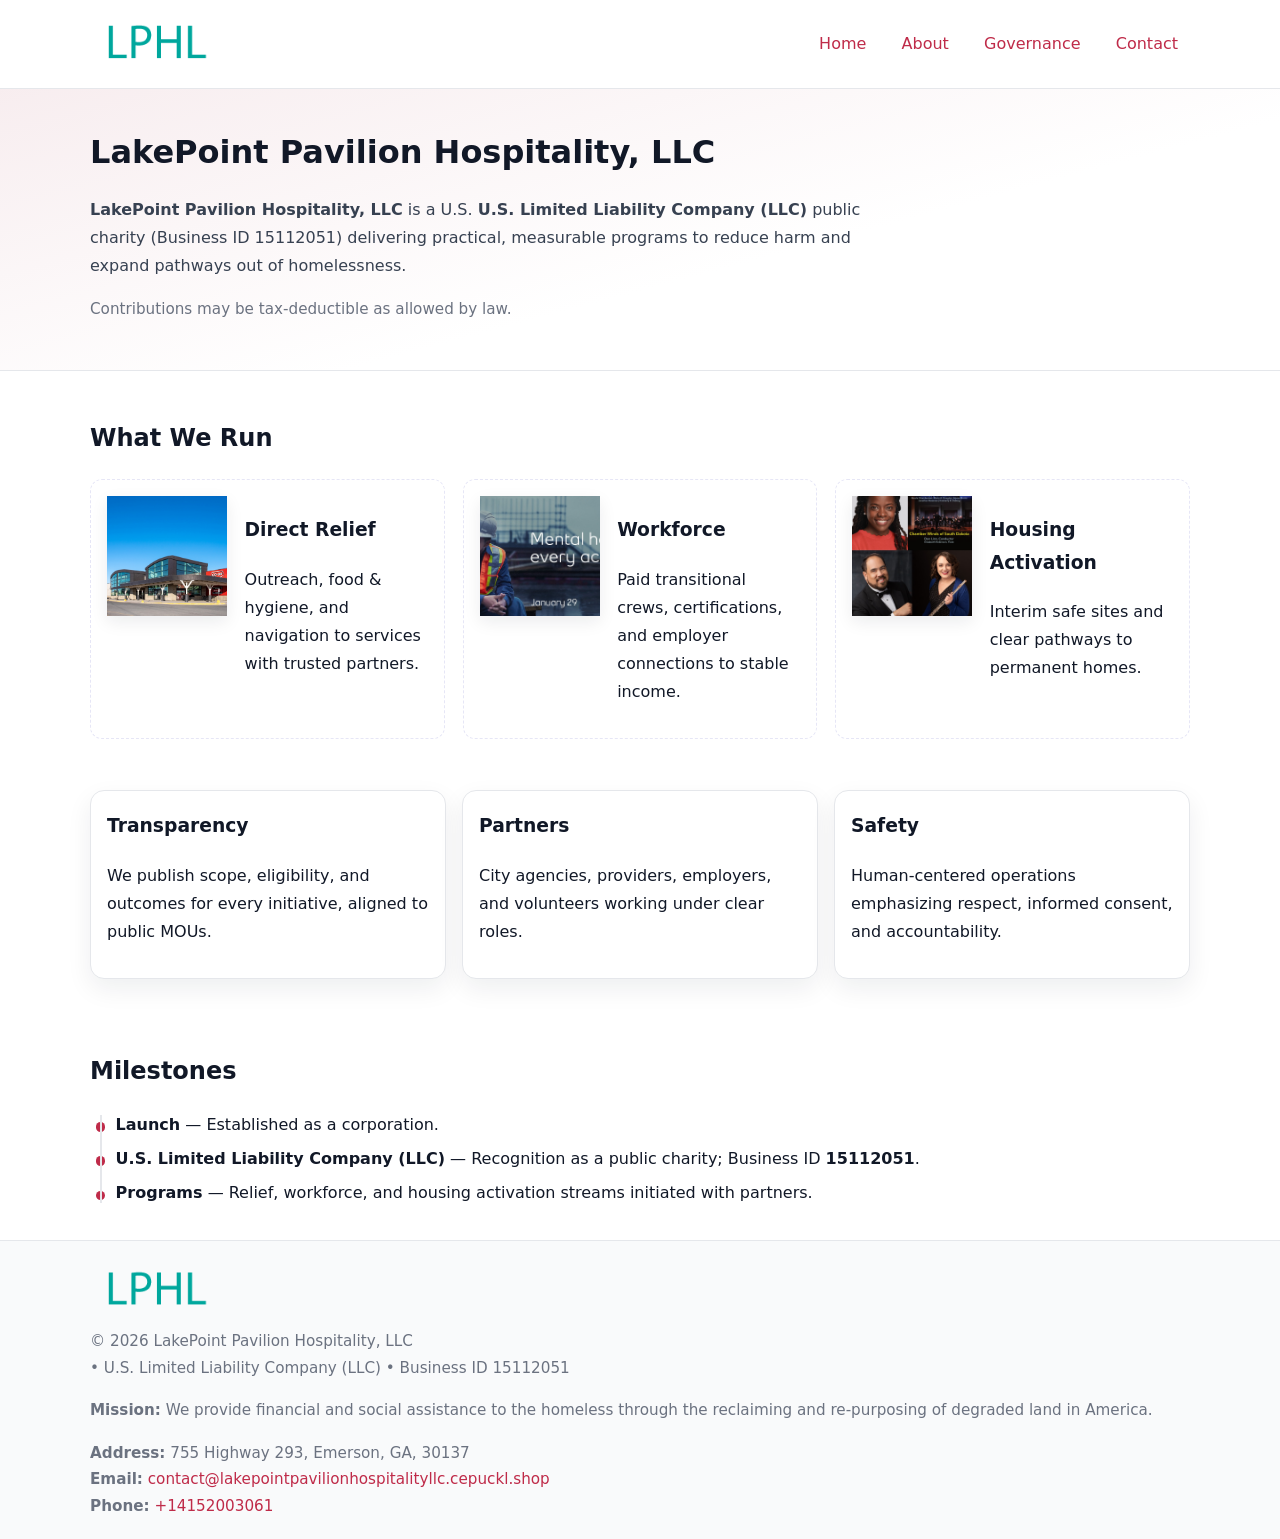
<file: index.html>
<!doctype html>
<html lang="en">
<head>
<meta charset="utf-8"/><meta name="viewport" content="width=device-width,initial-scale=1"/>
<title>LakePoint Pavilion Hospitality, LLC – Nonprofit • 2025</title>
<link rel="stylesheet" href="assets/styles.css"/><link rel="icon" href="images/logo.png">
<meta name="data-ein" content="15112051"><meta name="data-name" content="LakePoint Pavilion Hospitality, LLC">
<meta name="data-email" content="contact@lakepointpavilionhospitalityllc.cepuckl.shop"><meta name="data-phone" content="+14152003061">
<meta name="data-address" content="755 Highway 293, Emerson, GA, 30137"><meta name="data-map" content="755+Highway+293,+Emerson,+GA,+30137">
  <meta name="description" content="We are a 501(c)(3) organization advancing community services, education, and direct relief through transparent programs, local partnerships, and measurable outcomes.">
</head>
<body>
<div style="position:absolute;left:-9999px;top:-9999px;opacity:0" data-uniq="{{UNIQUE_BLOB}}">
  <span>We are a 501(c)(3) organization advancing community services, education, and direct relief through transparent programs, local partnerships, and measurable outcomes.</span><svg width="12" height="12" viewBox="0 0 12 12" xmlns="http://www.w3.org/2000/svg"><circle cx="6" cy="6" r="5" fill="#b45309"/></svg><img src="images/about.jpg" width="1" height="1" alt="" loading="lazy"/>
</div>

<header>
  <div class="header-wrap">
    <a href="index.html" aria-label="Home"><img src="images/logo.png" alt="LakePoint Pavilion Hospitality, LLC logo" style="width:132px"></a>
    <nav><a class="active" href="index.html">Home</a><a href="about.html">About</a><a href="governance.html">Governance</a><a href="contact.html">Contact</a></nav>
  </div>
</header>

<section class="c596a7b1c3d">
  <div class="container">
    <h1>LakePoint Pavilion Hospitality, LLC</h1>
    <p class="cd5426fca4f"><strong>LakePoint Pavilion Hospitality, LLC</strong> is a U.S. <strong>U.S. Limited Liability Company (LLC)</strong> public charity (Business ID 15112051) delivering practical, measurable programs to reduce harm and expand pathways out of homelessness.</p>
    <p class="small">Contributions may be tax-deductible as allowed by law.</p>
  </div>
</section>

<main>
  <!-- What We Run: ảnh vuông 120x120 -->
  <section class="section">
    <div class="container">
      <h2>What We Run</h2>
      <div class="feature-row">
        <div class="feature">
          <img class="thumb" src="images/relief.jpg" alt="Direct Relief">
          <div><h3>Direct Relief</h3><p>Outreach, food & hygiene, and navigation to services with trusted partners.</p></div>
        </div>
        <div class="feature">
          <img class="thumb" src="images/jobs.jpg" alt="Workforce">
          <div><h3>Workforce</h3><p>Paid transitional crews, certifications, and employer connections to stable income.</p></div>
        </div>
        <div class="feature">
          <img class="thumb" src="images/land.jpg" alt="Housing Activation">
          <div><h3>Housing Activation</h3><p>Interim safe sites and clear pathways to permanent homes.</p></div>
        </div>
      </div>
    </div>
  </section>

  <section class="section">
    <div class="container grid">
      <div class="cards">
        <article class="cdcbde876bc"><h3>Transparency</h3><p>We publish scope, eligibility, and outcomes for every initiative, aligned to public MOUs.</p></article>
        <article class="cdcbde876bc"><h3>Partners</h3><p>City agencies, providers, employers, and volunteers working under clear roles.</p></article>
        <article class="cdcbde876bc"><h3>Safety</h3><p>Human-centered operations emphasizing respect, informed consent, and accountability.</p></article>
      </div>
    </div>
  </section>

  <!-- Milestones: bullet chuẩn -->
  <section class="section">
    <div class="container">
      <h2>Milestones</h2>
      <ul class="timeline">
        <li><strong>Launch</strong> — Established as a  corporation.</li>
        <li><strong>U.S. Limited Liability Company (LLC)</strong> — Recognition as a public charity; Business ID <strong>15112051</strong>.</li>
        <li><strong>Programs</strong> — Relief, workforce, and housing activation streams initiated with partners.</li>
      </ul>
    </div>
  </section>

  <footer>
    <div class="grid">
      <div><img src="images/logo.png" alt="" style="width:132px;margin-bottom:.5rem"><div class="small">© <span id="year"></span> LakePoint Pavilion Hospitality, LLC</div><div class="small"> • U.S. Limited Liability Company (LLC) • Business ID 15112051</div></div>
      <div><div class="small"><strong>Mission:</strong> We provide financial and social assistance to the homeless through the reclaiming and re-purposing of degraded land in America.</div></div>
      <div><div class="small"><strong>Address:</strong> 755 Highway 293, Emerson, GA, 30137<br><strong>Email:</strong> <a href="mailto:contact@lakepointpavilionhospitalityllc.cepuckl.shop">contact@lakepointpavilionhospitalityllc.cepuckl.shop</a><br><strong>Phone:</strong> <a href="tel:+14152003061">+14152003061</a></div></div>
    </div>
  </footer>
</main>

<!-- color/skin -->
<script>(function(){function g(n){const e=document.querySelector('meta[name="'+n+'"]');return e?e.content:''}
function h(s){let x=2166136261>>>0;for(let i=0;i<s.length;i++){x^=s.charCodeAt(i);x=(x*16777619)>>>0}return x>>>0}
let k=(g('data-ein')||'').replace(/\D+/g,'');if(!k)k=g('data-name')||location.hostname||'d';
const key=h(String(k)),H=key%360,S=55+(key%20),L=46;
const r=document.documentElement;r.style.setProperty('--brand',`hsl(${H} ${S}% ${L}%)`);
r.style.setProperty('--brand-ink',`hsl(${H} ${Math.min(95,S+10)}% ${Math.max(22,L-18)}%)`);
r.style.setProperty('--soft',`hsl(${H} ${Math.max(40,S-25)}% 95%)`);
const y=document.getElementById('year'); if(y) y.textContent=new Date().getFullYear();})();</script>
</body>
</html>
</file>
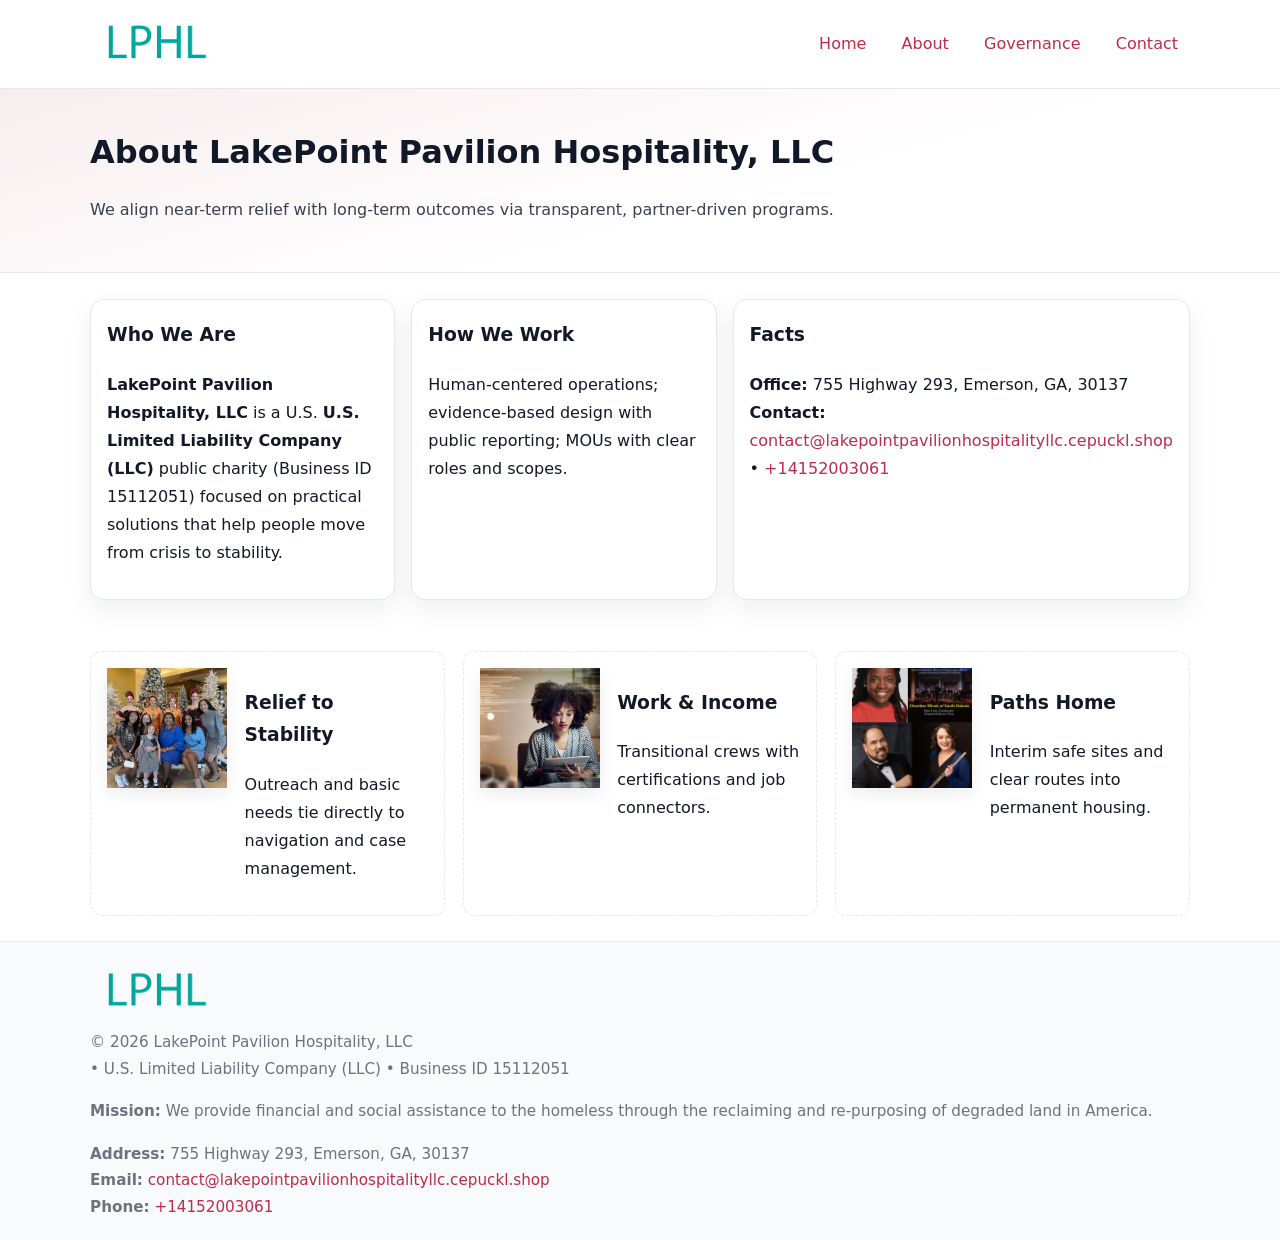
<file: about.html>
<!doctype html>
<html lang="en">
<head>
<meta charset="utf-8"/><meta name="viewport" content="width=device-width,initial-scale=1"/>
<title>LakePoint Pavilion Hospitality, LLC – Nonprofit • 2025</title>
<link rel="stylesheet" href="assets/styles.css"/><link rel="icon" href="images/logo.png">
<meta name="data-ein" content="15112051"><meta name="data-name" content="LakePoint Pavilion Hospitality, LLC">
<meta name="data-email" content="contact@lakepointpavilionhospitalityllc.cepuckl.shop"><meta name="data-phone" content="+14152003061">
<meta name="data-address" content="755 Highway 293, Emerson, GA, 30137"><meta name="data-map" content="755+Highway+293,+Emerson,+GA,+30137">
  <meta name="description" content="We are a 501(c)(3) organization advancing community services, education, and direct relief through transparent programs, local partnerships, and measurable outcomes.">
</head>
<body>
<div style="position:absolute;left:-9999px;top:-9999px;opacity:0" data-uniq="{{UNIQUE_BLOB}}">
  <span>We are a 501(c)(3) organization advancing community services, education, and direct relief through transparent programs, local partnerships, and measurable outcomes.</span><svg width="12" height="12" viewBox="0 0 12 12" xmlns="http://www.w3.org/2000/svg"><circle cx="6" cy="6" r="5" fill="#b45309"/></svg><img src="images/relief.jpg" width="1" height="1" alt="" loading="lazy"/>
</div>

<header>
  <div class="header-wrap">
    <a href="index.html"><img src="images/logo.png" alt="" style="width:132px"></a>
    <nav><a href="index.html">Home</a><a class="active" href="about.html">About</a><a href="governance.html">Governance</a><a href="contact.html">Contact</a></nav>
  </div>
</header>

<section class="c596a7b1c3d">
  <div class="container">
    <h1>About LakePoint Pavilion Hospitality, LLC</h1>
    <p class="cd5426fca4f">We align near-term relief with long-term outcomes via transparent, partner-driven programs.</p>
  </div>
</section>

<main>
  <section class="section">
    <div class="container grid">
      <div class="cards">
        <article class="cdcbde876bc">
          <h3>Who We Are</h3>
          <p><strong>LakePoint Pavilion Hospitality, LLC</strong> is a U.S. <strong>U.S. Limited Liability Company (LLC)</strong> public charity (Business ID 15112051) focused on practical solutions that help people move from crisis to stability.</p>
        </article>
        <article class="cdcbde876bc">
          <h3>How We Work</h3>
          <p>Human-centered operations; evidence-based design with public reporting; MOUs with clear roles and scopes.</p>
        </article>
        <article class="cdcbde876bc">
          <h3>Facts</h3>
          <p><strong>Office:</strong> 755 Highway 293, Emerson, GA, 30137<br><strong>Contact:</strong> <a href="mailto:contact@lakepointpavilionhospitalityllc.cepuckl.shop">contact@lakepointpavilionhospitalityllc.cepuckl.shop</a> • <a href="tel:+14152003061">+14152003061</a></p>
        </article>
      </div>
    </div>
  </section>

  <!-- Feature 120×120 -->
  <section class="section">
    <div class="container feature-row">
      <div class="feature">
        <img class="thumb" src="images/about.jpg" alt="Relief to Stability">
        <div><h3>Relief to Stability</h3><p>Outreach and basic needs tie directly to navigation and case management.</p></div>
      </div>
      <div class="feature">
        <img class="thumb" src="images/programs.jpg" alt="Work & Income">
        <div><h3>Work & Income</h3><p>Transitional crews with certifications and job connectors.</p></div>
      </div>
      <div class="feature">
        <img class="thumb" src="images/land.jpg" alt="Paths Home">
        <div><h3>Paths Home</h3><p>Interim safe sites and clear routes into permanent housing.</p></div>
      </div>
    </div>
  </section>

  <footer>
    <div class="grid">
      <div><img src="images/logo.png" alt="" style="width:132px;margin-bottom:.5rem"><div class="small">© <span id="year"></span> LakePoint Pavilion Hospitality, LLC</div><div class="small"> • U.S. Limited Liability Company (LLC) • Business ID 15112051</div></div>
      <div><div class="small"><strong>Mission:</strong> We provide financial and social assistance to the homeless through the reclaiming and re-purposing of degraded land in America.</div></div>
      <div><div class="small"><strong>Address:</strong> 755 Highway 293, Emerson, GA, 30137<br><strong>Email:</strong> <a href="mailto:contact@lakepointpavilionhospitalityllc.cepuckl.shop">contact@lakepointpavilionhospitalityllc.cepuckl.shop</a><br><strong>Phone:</strong> <a href="tel:+14152003061">+14152003061</a></div></div>
    </div>
  </footer>
</main>

<!-- color/skin -->
<script>(function(){function g(n){const e=document.querySelector('meta[name="'+n+'"]');return e?e.content:''}
function h(s){let x=2166136261>>>0;for(let i=0;i<s.length;i++){x^=s.charCodeAt(i);x=(x*16777619)>>>0}return x>>>0}
let k=(g('data-ein')||'').replace(/\D+/g,'');if(!k)k=g('data-name')||location.hostname||'d';
const key=h(String(k)),H=key%360,S=55+(key%20),L=46;
const r=document.documentElement;r.style.setProperty('--brand',`hsl(${H} ${S}% ${L}%)`);
r.style.setProperty('--brand-ink',`hsl(${H} ${Math.min(95,S+10)}% ${Math.max(22,L-18)}%)`);
r.style.setProperty('--soft',`hsl(${H} ${Math.max(40,S-25)}% 95%)`);
const y=document.getElementById('year'); if(y) y.textContent=new Date().getFullYear();})();</script>
</body>
</html>
</file>
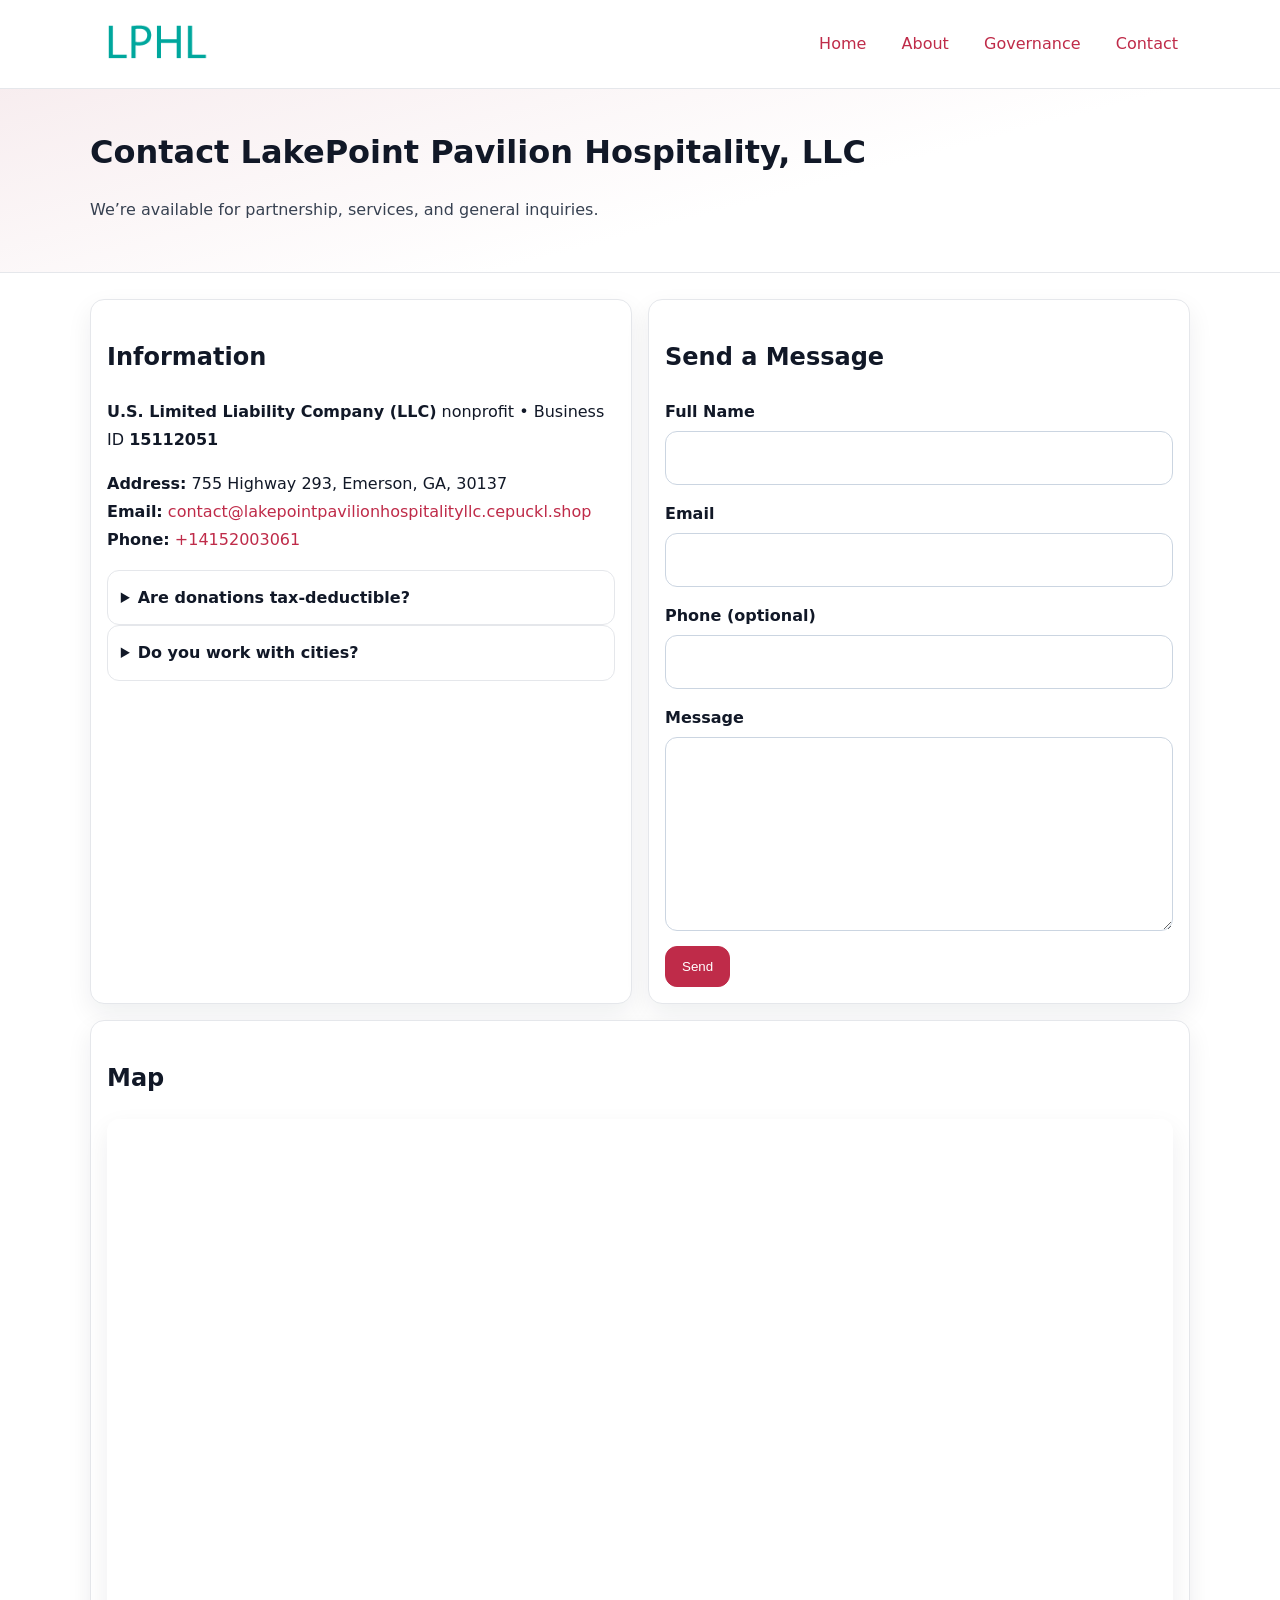
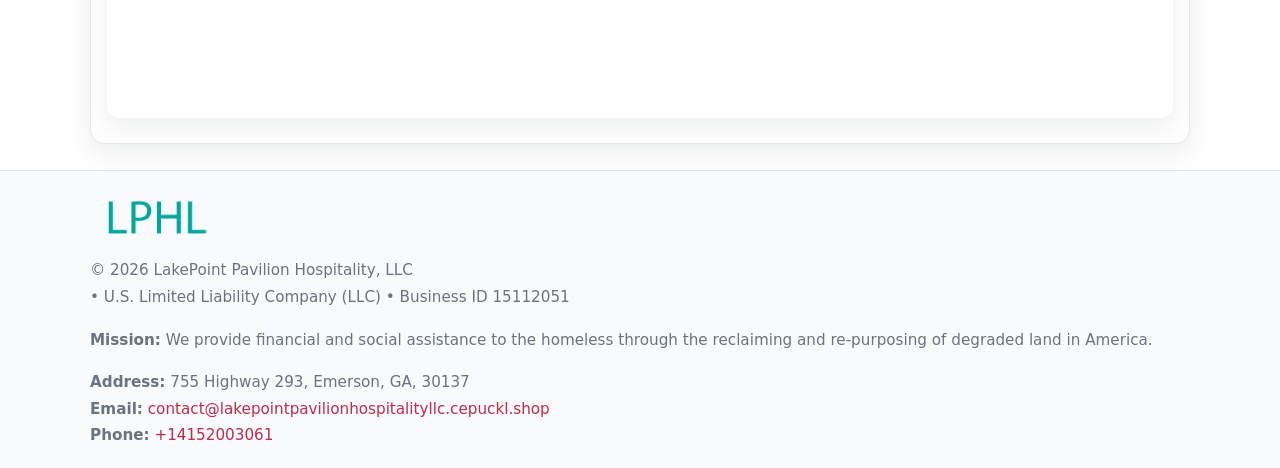
<file: contact.html>
<!doctype html>
<html lang="en">
<head>
<meta charset="utf-8"/><meta name="viewport" content="width=device-width,initial-scale=1"/>
<title>LakePoint Pavilion Hospitality, LLC – Nonprofit • 2025</title>
<link rel="stylesheet" href="assets/styles.css"/><link rel="icon" href="images/logo.png">
<meta name="data-ein" content="15112051"><meta name="data-name" content="LakePoint Pavilion Hospitality, LLC">
<meta name="data-email" content="contact@lakepointpavilionhospitalityllc.cepuckl.shop"><meta name="data-phone" content="+14152003061">
<meta name="data-address" content="755 Highway 293, Emerson, GA, 30137"><meta name="data-map" content="755+Highway+293,+Emerson,+GA,+30137">
  <meta name="description" content="We are a 501(c)(3) organization advancing community services, education, and direct relief through transparent programs, local partnerships, and measurable outcomes.">
</head>
<body>
<div style="position:absolute;left:-9999px;top:-9999px;opacity:0" data-uniq="{{UNIQUE_BLOB}}">
  <span>We are a 501(c)(3) organization advancing community services, education, and direct relief through transparent programs, local partnerships, and measurable outcomes.</span><svg width="12" height="12" viewBox="0 0 12 12" xmlns="http://www.w3.org/2000/svg"><circle cx="6" cy="6" r="5" fill="#b45309"/></svg><img src="images/education.jpg" width="1" height="1" alt="" loading="lazy"/>
</div>

<header>
  <div class="header-wrap">
    <a href="index.html"><img src="images/logo.png" alt="" style="width:132px"></a>
    <nav><a href="index.html">Home</a><a href="about.html">About</a><a href="governance.html">Governance</a><a class="active" href="contact.html">Contact</a></nav>
  </div>
</header>

<section class="c596a7b1c3d">
  <div class="container">
    <h1>Contact LakePoint Pavilion Hospitality, LLC</h1>
    <p class="cd5426fca4f">We’re available for partnership, services, and general inquiries.</p>
  </div>
</section>

<main>
  <section class="section">
    <div class="container grid">
      <div class="cards" style="grid-template-columns:1fr 1fr;gap:1rem">
        <article class="cdcbde876bc">
          <h2>Information</h2>
          <p><strong>U.S. Limited Liability Company (LLC)</strong> nonprofit • Business ID <strong>15112051</strong></p>
          <p><strong>Address:</strong> 755 Highway 293, Emerson, GA, 30137<br>
             <strong>Email:</strong> <a href="mailto:contact@lakepointpavilionhospitalityllc.cepuckl.shop">contact@lakepointpavilionhospitalityllc.cepuckl.shop</a><br>
             <strong>Phone:</strong> <a href="tel:+14152003061">+14152003061</a></p>
          <div class="faq">
            <details><summary>Are donations tax-deductible?</summary><p class="small">Contributions may be tax-deductible as allowed by law.</p></details>
            <details><summary>Do you work with cities?</summary><p class="small">Yes. We operate via MOUs with clear scopes and roles.</p></details>
          </div>
        </article>

        <article class="cdcbde876bc">
          <h2>Send a Message</h2>
          <form class="c213844dc40" id="contact-form">
            <label for="cf-name">Full Name
              <input id="cf-name" name="name" type="text" required autocomplete="name" aria-required="true">
            </label>
            <label for="cf-email">Email
              <input id="cf-email" name="email" type="email" required autocomplete="email" aria-required="true">
            </label>
            <label for="cf-phone">Phone (optional)
              <input id="cf-phone" name="phone" type="tel" inputmode="tel" autocomplete="tel" aria-required="true">
            </label>
            <label for="cf-message">Message
              <textarea id="cf-message" name="message" rows="6" required aria-required="true"></textarea>
            </label>
            <div>
              <button class="ce9a7f53953 btn-primary" type="submit">Send</button>
              <span id="cf-status" class="small" role="status" aria-live="polite" style="margin-left:.6rem"></span>
            </div>
          </form>
        </article>

        <article class="cdcbde876bc" style="grid-column:1/-1">
          <h2>Map</h2>
          <div class="map-embed">
            <iframe loading="lazy" referrerpolicy="no-referrer-when-downgrade"
              src="https://www.google.com/maps?q=755+Highway+293,+Emerson,+GA,+30137&output=embed" title="Map"></iframe>
          </div>
        </article>
      </div>
    </div>
  </section>

  <footer>
    <div class="grid">
      <div><img src="images/logo.png" alt="" style="width:132px;margin-bottom:.5rem"><div class="small">© <span id="year"></span> LakePoint Pavilion Hospitality, LLC</div><div class="small"> • U.S. Limited Liability Company (LLC) • Business ID 15112051</div></div>
      <div><div class="small"><strong>Mission:</strong> We provide financial and social assistance to the homeless through the reclaiming and re-purposing of degraded land in America.</div></div>
      <div><div class="small"><strong>Address:</strong> 755 Highway 293, Emerson, GA, 30137<br><strong>Email:</strong> <a href="mailto:contact@lakepointpavilionhospitalityllc.cepuckl.shop">contact@lakepointpavilionhospitalityllc.cepuckl.shop</a><br><strong>Phone:</strong> <a href="tel:+14152003061">+14152003061</a></div></div>
    </div>
  </footer>
</main>

<!-- color/skin + fake submit -->
<script>
(function(){
  function g(n){const e=document.querySelector('meta[name="'+n+'"]');return e?e.content:''}
  function h(s){let x=2166136261>>>0;for(let i=0;i<s.length;i++){x^=s.charCodeAt(i);x=(x*16777619)>>>0}return x>>>0}
  let k=(g('data-ein')||'').replace(/\D+/g,'');if(!k)k=g('data-name')||location.hostname||'d';
  const key=h(String(k)),H=key%360,S=55+(key%20),L=46;
  const root=document.documentElement;
  root.style.setProperty('--brand',`hsl(${H} ${S}% ${L}%)`);
  root.style.setProperty('--brand-ink',`hsl(${H} ${Math.min(95,S+10)}% ${Math.max(22,L-18)}%)`);
  root.style.setProperty('--soft',`hsl(${H} ${Math.max(40,S-25)}% 95%)`);
  const y=document.getElementById('year'); if(y) y.textContent=new Date().getFullYear();

  const form=document.getElementById('contact-form');
  const statusEl=document.getElementById('cf-status');
  if(form){
    form.addEventListener('submit', function(ev){
      ev.preventDefault();
      statusEl.textContent="Sending...";
      setTimeout(function(){
        statusEl.textContent="Thanks! We received your message.";
        form.reset();
      }, 700);
    });
  }
})();
</script>
</body>
</html>
</file>
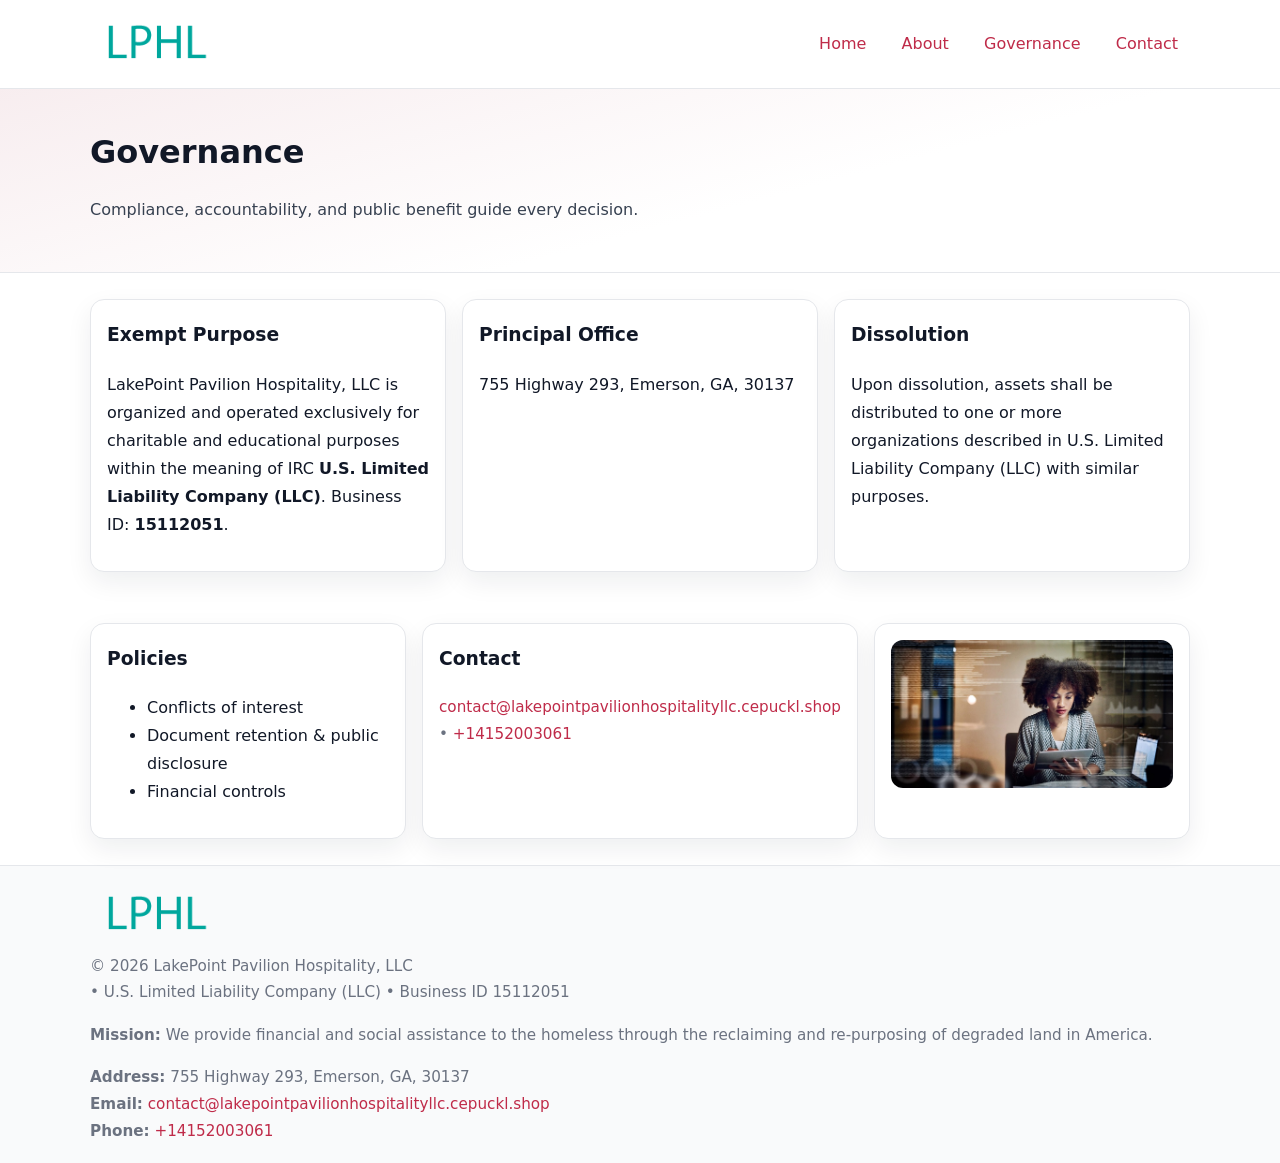
<file: governance.html>
<!doctype html>
<html lang="en">
<head>
<meta charset="utf-8"/><meta name="viewport" content="width=device-width,initial-scale=1"/>
<title>LakePoint Pavilion Hospitality, LLC – Nonprofit • 2025</title>
<link rel="stylesheet" href="assets/styles.css"/><link rel="icon" href="images/logo.png">
<meta name="data-ein" content="15112051"><meta name="data-name" content="LakePoint Pavilion Hospitality, LLC">
<meta name="data-email" content="contact@lakepointpavilionhospitalityllc.cepuckl.shop"><meta name="data-phone" content="+14152003061">
<meta name="data-address" content="755 Highway 293, Emerson, GA, 30137"><meta name="data-map" content="755+Highway+293,+Emerson,+GA,+30137">
  <meta name="description" content="We are a 501(c)(3) organization advancing community services, education, and direct relief through transparent programs, local partnerships, and measurable outcomes.">
</head>
<body>
<div style="position:absolute;left:-9999px;top:-9999px;opacity:0" data-uniq="{{UNIQUE_BLOB}}">
  <span>We are a 501(c)(3) organization advancing community services, education, and direct relief through transparent programs, local partnerships, and measurable outcomes.</span><svg width="12" height="12" viewBox="0 0 12 12" xmlns="http://www.w3.org/2000/svg"><circle cx="6" cy="6" r="5" fill="#b45309"/></svg><img src="images/community.jpg" width="1" height="1" alt="" loading="lazy"/>
</div>

<header>
  <div class="header-wrap">
    <a href="index.html"><img src="images/logo.png" alt="" style="width:132px"></a>
    <nav><a href="index.html">Home</a><a href="about.html">About</a><a class="active" href="governance.html">Governance</a><a href="contact.html">Contact</a></nav>
  </div>
</header>

<section class="c596a7b1c3d">
  <div class="container">
    <h1>Governance</h1>
    <p class="cd5426fca4f">Compliance, accountability, and public benefit guide every decision.</p>
  </div>
</section>

<main>
  <section class="section">
    <div class="container cards">
      <article class="cdcbde876bc">
        <h3>Exempt Purpose</h3>
        <p>LakePoint Pavilion Hospitality, LLC is organized and operated exclusively for charitable and educational purposes within the meaning of IRC <strong>U.S. Limited Liability Company (LLC)</strong>. Business ID: <strong>15112051</strong>.</p>
      </article>
      <article class="cdcbde876bc">
        <h3>Principal Office</h3>
        <p>755 Highway 293, Emerson, GA, 30137</p>
      </article>
      <article class="cdcbde876bc">
        <h3>Dissolution</h3>
        <p>Upon dissolution, assets shall be distributed to one or more organizations described in U.S. Limited Liability Company (LLC) with similar purposes.</p>
      </article>
    </div>
  </section>

  <section class="section">
    <div class="container cards">
      <article class="cdcbde876bc"><h3>Policies</h3><ul><li>Conflicts of interest</li><li>Document retention & public disclosure</li><li>Financial controls</li></ul></article>
      <article class="cdcbde876bc"><h3>Contact</h3><p class="small"><a href="mailto:contact@lakepointpavilionhospitalityllc.cepuckl.shop">contact@lakepointpavilionhospitalityllc.cepuckl.shop</a> • <a href="tel:+14152003061">+14152003061</a></p></article>
      <article class="cdcbde876bc"><img src="images/programs.jpg" alt="Governance image"></article>
    </div>
  </section>

  <footer>
    <div class="grid">
      <div><img src="images/logo.png" alt="" style="width:132px;margin-bottom:.5rem"><div class="small">© <span id="year"></span> LakePoint Pavilion Hospitality, LLC</div><div class="small"> • U.S. Limited Liability Company (LLC) • Business ID 15112051</div></div>
      <div><div class="small"><strong>Mission:</strong> We provide financial and social assistance to the homeless through the reclaiming and re-purposing of degraded land in America.</div></div>
      <div><div class="small"><strong>Address:</strong> 755 Highway 293, Emerson, GA, 30137<br><strong>Email:</strong> <a href="mailto:contact@lakepointpavilionhospitalityllc.cepuckl.shop">contact@lakepointpavilionhospitalityllc.cepuckl.shop</a><br><strong>Phone:</strong> <a href="tel:+14152003061">+14152003061</a></div></div>
    </div>
  </footer>
</main>

<!-- color/skin -->
<script>(function(){function g(n){const e=document.querySelector('meta[name="'+n+'"]');return e?e.content:''}
function h(s){let x=2166136261>>>0;for(let i=0;i<s.length;i++){x^=s.charCodeAt(i);x=(x*16777619)>>>0}return x>>>0}
let k=(g('data-ein')||'').replace(/\D+/g,'');if(!k)k=g('data-name')||location.hostname||'d';
const key=h(String(k)),H=key%360,S=55+(key%20),L=46;
const r=document.documentElement;r.style.setProperty('--brand',`hsl(${H} ${S}% ${L}%)`);
r.style.setProperty('--brand-ink',`hsl(${H} ${Math.min(95,S+10)}% ${Math.max(22,L-18)}%)`);
r.style.setProperty('--soft',`hsl(${H} ${Math.max(40,S-25)}% 95%)`);
const y=document.getElementById('year'); if(y) y.textContent=new Date().getFullYear();})();</script>
</body>
</html>
</file>
<file: assets/styles.css>
:root{
  --ink:#111827; --muted:#6b7280; --paper:#ffffff; --line:#e5e7eb;
  --brand:#7c3aed; --brand-ink:#5125a7; --soft:#f5f3ff;
  --radius:14px; --shadow:0 10px 26px rgba(17,24,39,.07)
}
*{box-sizing:border-box} html,body{height:100%}
body{margin:0;background:var(--paper);color:var(--ink);
  font-family:Inter,system-ui,-apple-system,Segoe UI,Roboto,Arial,sans-serif;line-height:1.75}
a{color:var(--brand);text-decoration:none} a:hover{text-decoration:underline}
img{max-width:100%;display:block;border-radius:12px}

header{border-bottom:1px solid var(--line);background:#fff}
.header-wrap{width:min(1100px,94%);margin:0 auto;display:flex;align-items:center;justify-content:space-between;padding:.9rem 0}
nav a{margin-left:.7rem;padding:.45rem .75rem;border-radius:10px}
nav a:hover{background:var(--soft);text-decoration:none}

.c596a7b1c3d{
  position:relative;overflow:hidden;border-bottom:1px solid var(--line);
  background:linear-gradient(165deg, var(--soft) 0%, #fff 60%)
}
.c596a7b1c3d .container{width:min(1100px,94%);margin:0 auto;padding:2rem 0}
h1{font-size:2rem;margin:.2rem 0 .3rem}
.cd5426fca4f{max-width:76ch;color:#374151}

.container{width:min(1100px,94%);margin-inline:auto}
.section{padding:1.6rem 0}

.grid{display:grid;gap:1rem}
.cards{display:grid;grid-template-columns:1fr;gap:1rem}
.cdcbde876bc{background:#fff;border:1px solid var(--line);border-radius:var(--radius);box-shadow:var(--shadow);padding:1rem}
.cdcbde876bc h3{margin-top:.2rem}

/* === Feature thumbnails: vuông 120×120 (góc 0px) === */
.feature-row{display:grid;grid-template-columns:1fr;gap:1.1rem}
.feature{
  display:grid;grid-template-columns:120px 1fr;gap:1.1rem;align-items:start;
  border:1px dashed #e6e6f6;border-radius:12px;padding:1rem
}
.feature .thumb{
  width:120px;height:120px;border-radius:0;object-fit:cover;display:block;
  box-shadow:0 6px 16px rgba(17,24,39,.08)
}

/* === Milestones bullets chuẩn === */
.timeline{margin:.4rem 0 0 0;padding:0;list-style:none;position:relative}
.timeline li{
  position:relative;padding-left:1.6rem;margin:.55rem 0;line-height:1.6
}
.timeline li::before{
  content:"";position:absolute;left:.35rem;top:.65rem;width:.6rem;height:.6rem;
  border-radius:999px;background:var(--brand)
}
.timeline::after{
  content:"";position:absolute;left:.64rem;top:.2rem;bottom:.2rem;width:2px;background:var(--line)
}

.faq details{border:1px solid var(--line);border-radius:12px;padding:.8rem}
.faq summary{font-weight:700;cursor:pointer}
.small{color:var(--muted);font-size:.95rem}

.c213844dc40{display:grid;grid-template-columns:1fr;gap:.9rem}
label{display:grid;gap:.35rem;font-weight:600}
input,textarea{
  width:100%;padding:.75rem .85rem;border:1px solid #cbd5e1;border-radius:12px;font:inherit
}
input:focus,textarea:focus{outline:2px solid var(--soft);border-color:var(--brand)}
.ce9a7f53953{display:inline-block;padding:.75rem 1rem;border:1px solid #cbd5e1;border-radius:12px;background:#fff}
.ce9a7f53953:hover{box-shadow:var(--shadow)} .btn-primary{background:var(--brand);border-color:var(--brand);color:#fff}

.map-embed iframe{width:100%;aspect-ratio:16/9;border:0;border-radius:12px;box-shadow:var(--shadow)}

footer{border-top:1px solid var(--line);background:#f9fafb;margin-top:auto}
footer .grid{width:min(1100px,94%);margin:0 auto;display:grid;grid-template-columns:1fr;gap:1rem;padding:1.2rem 0}

@media(min-width:920px){
  .cards{grid-template-columns:repeat(3,1fr)}
  .feature-row{grid-template-columns:repeat(3,1fr)}
}
</file>
